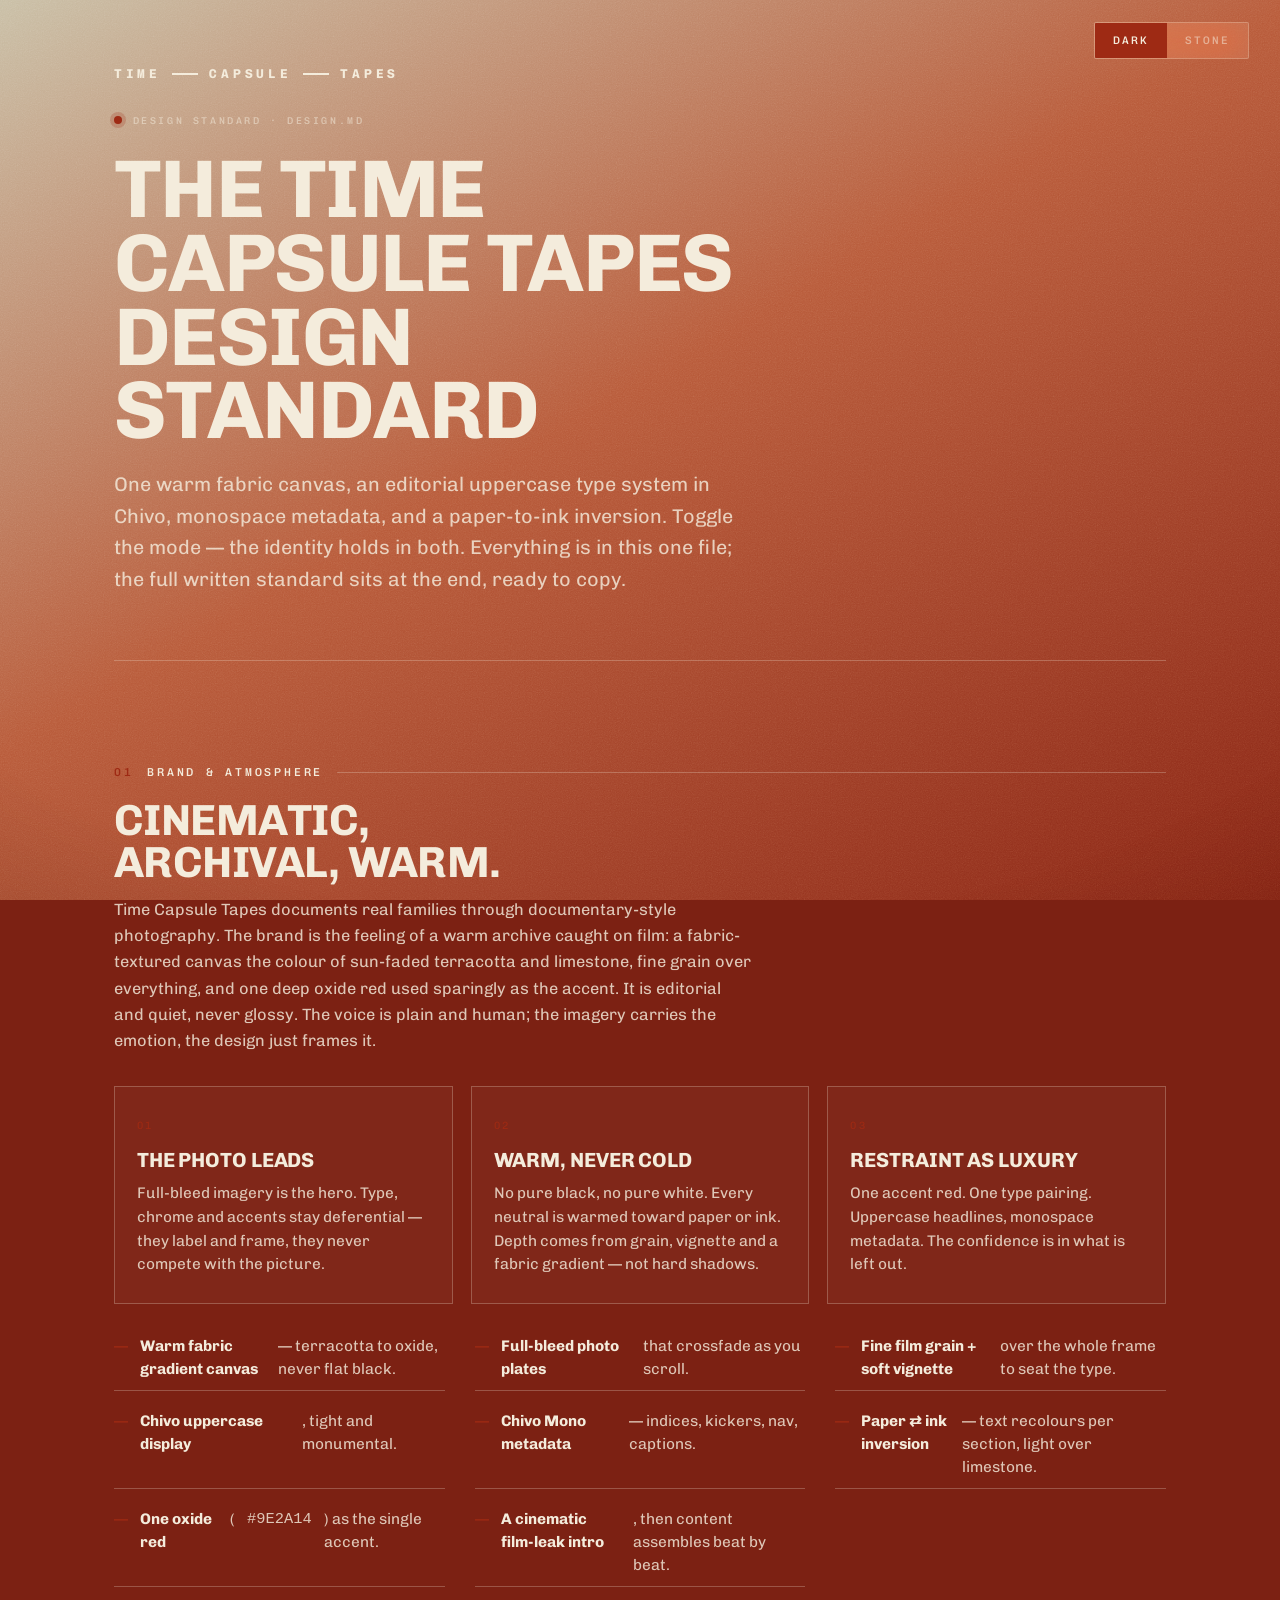
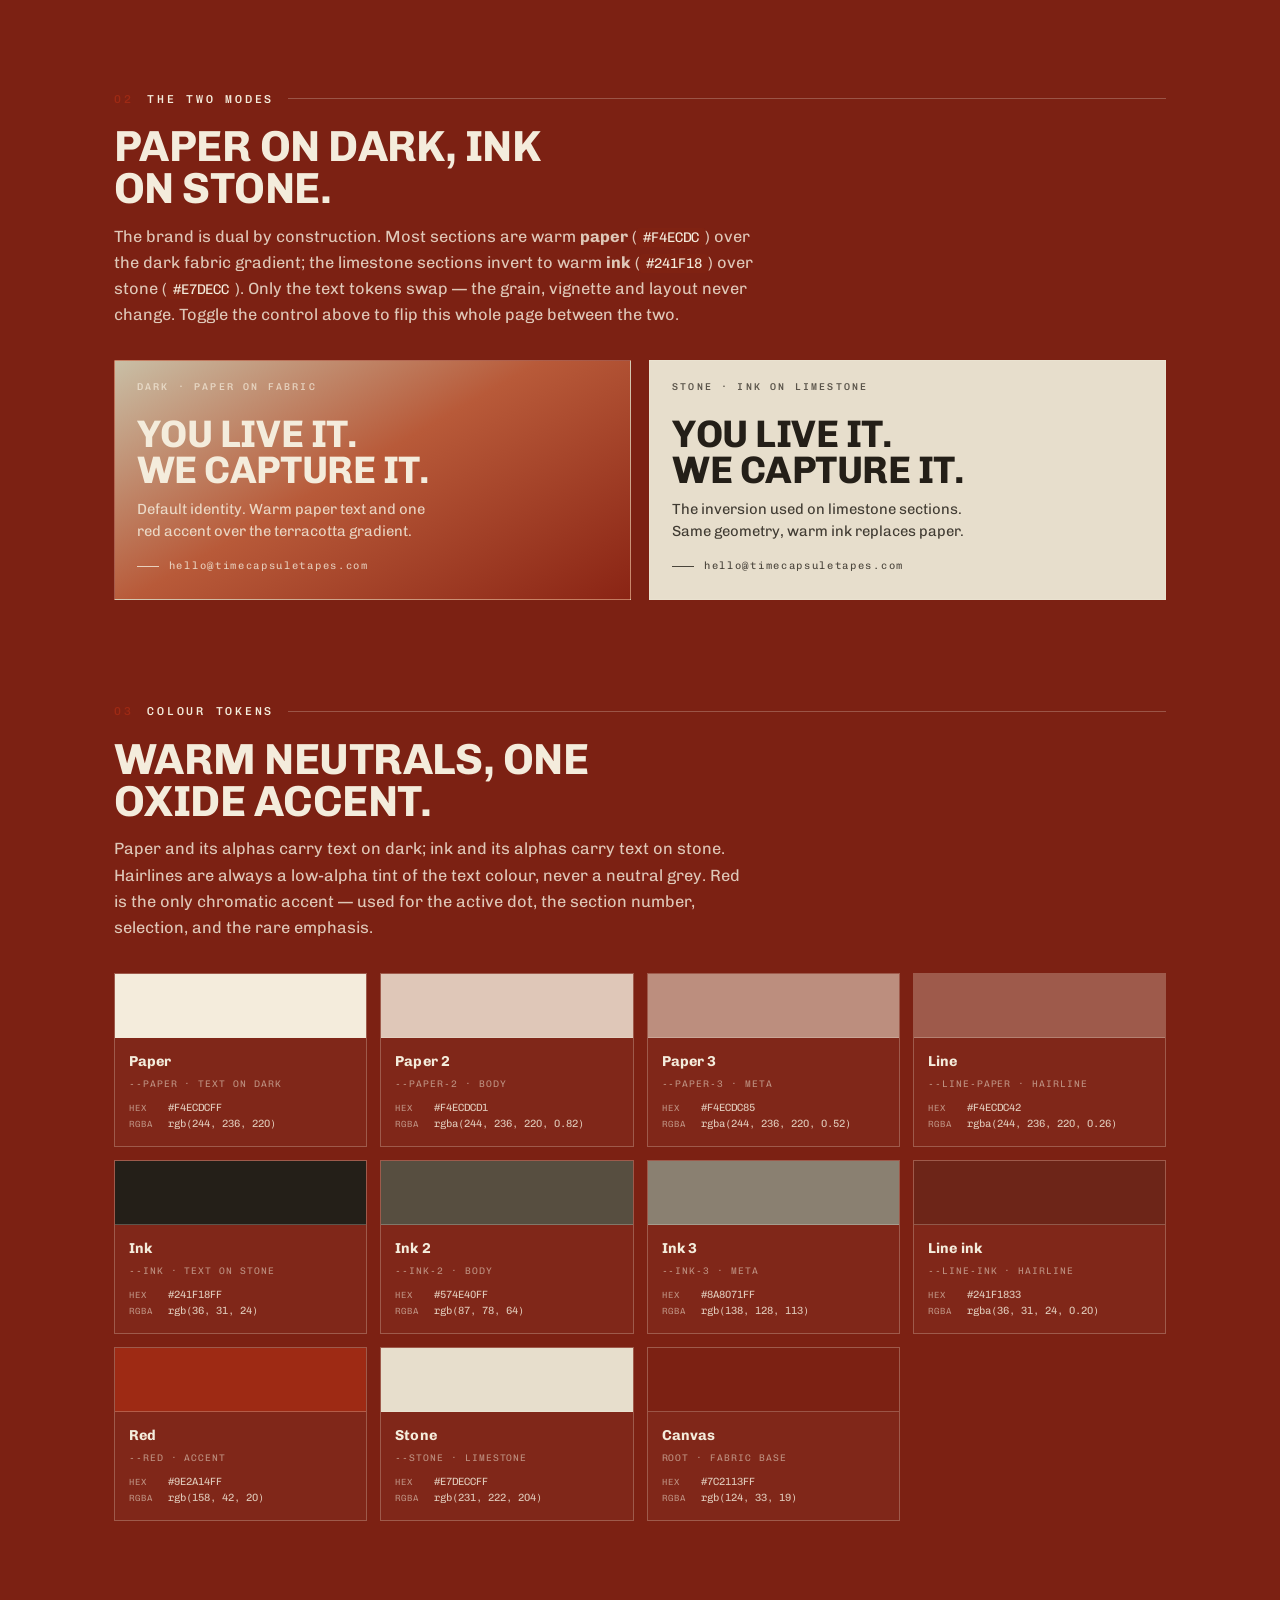
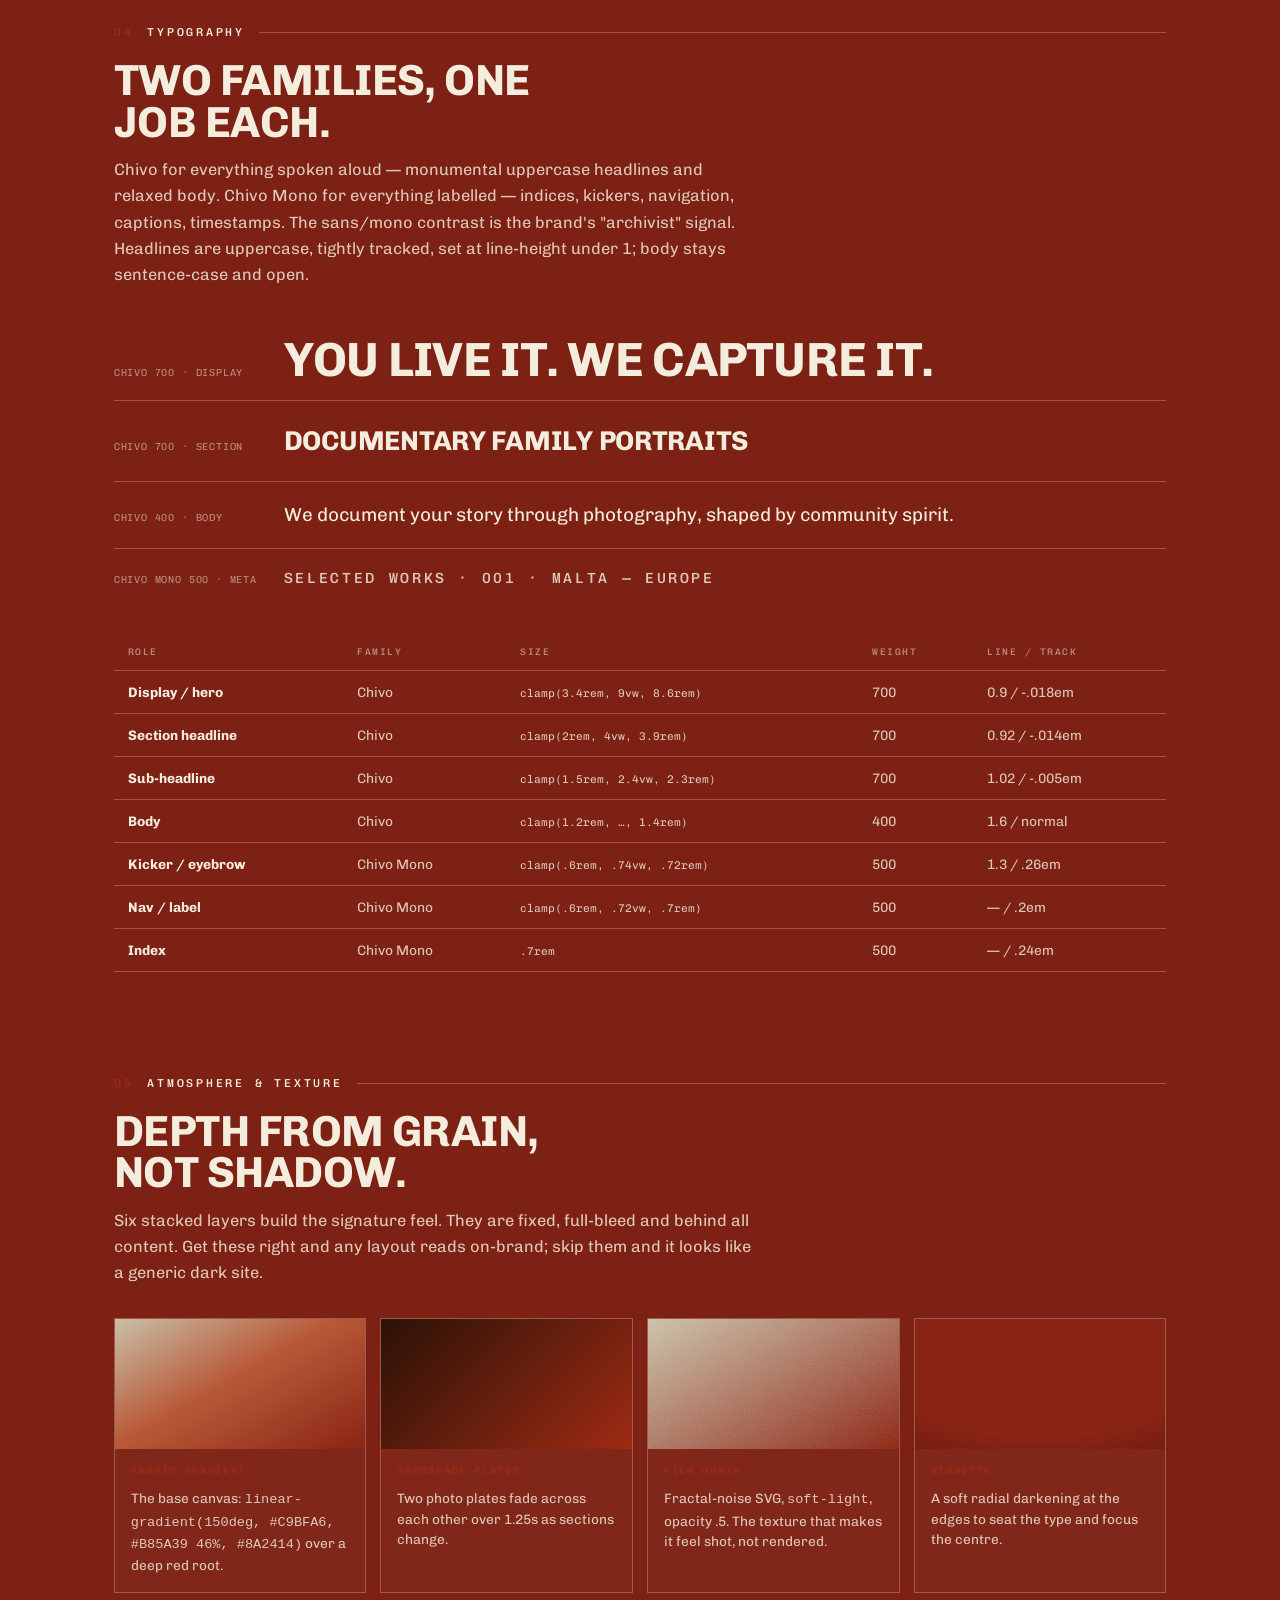
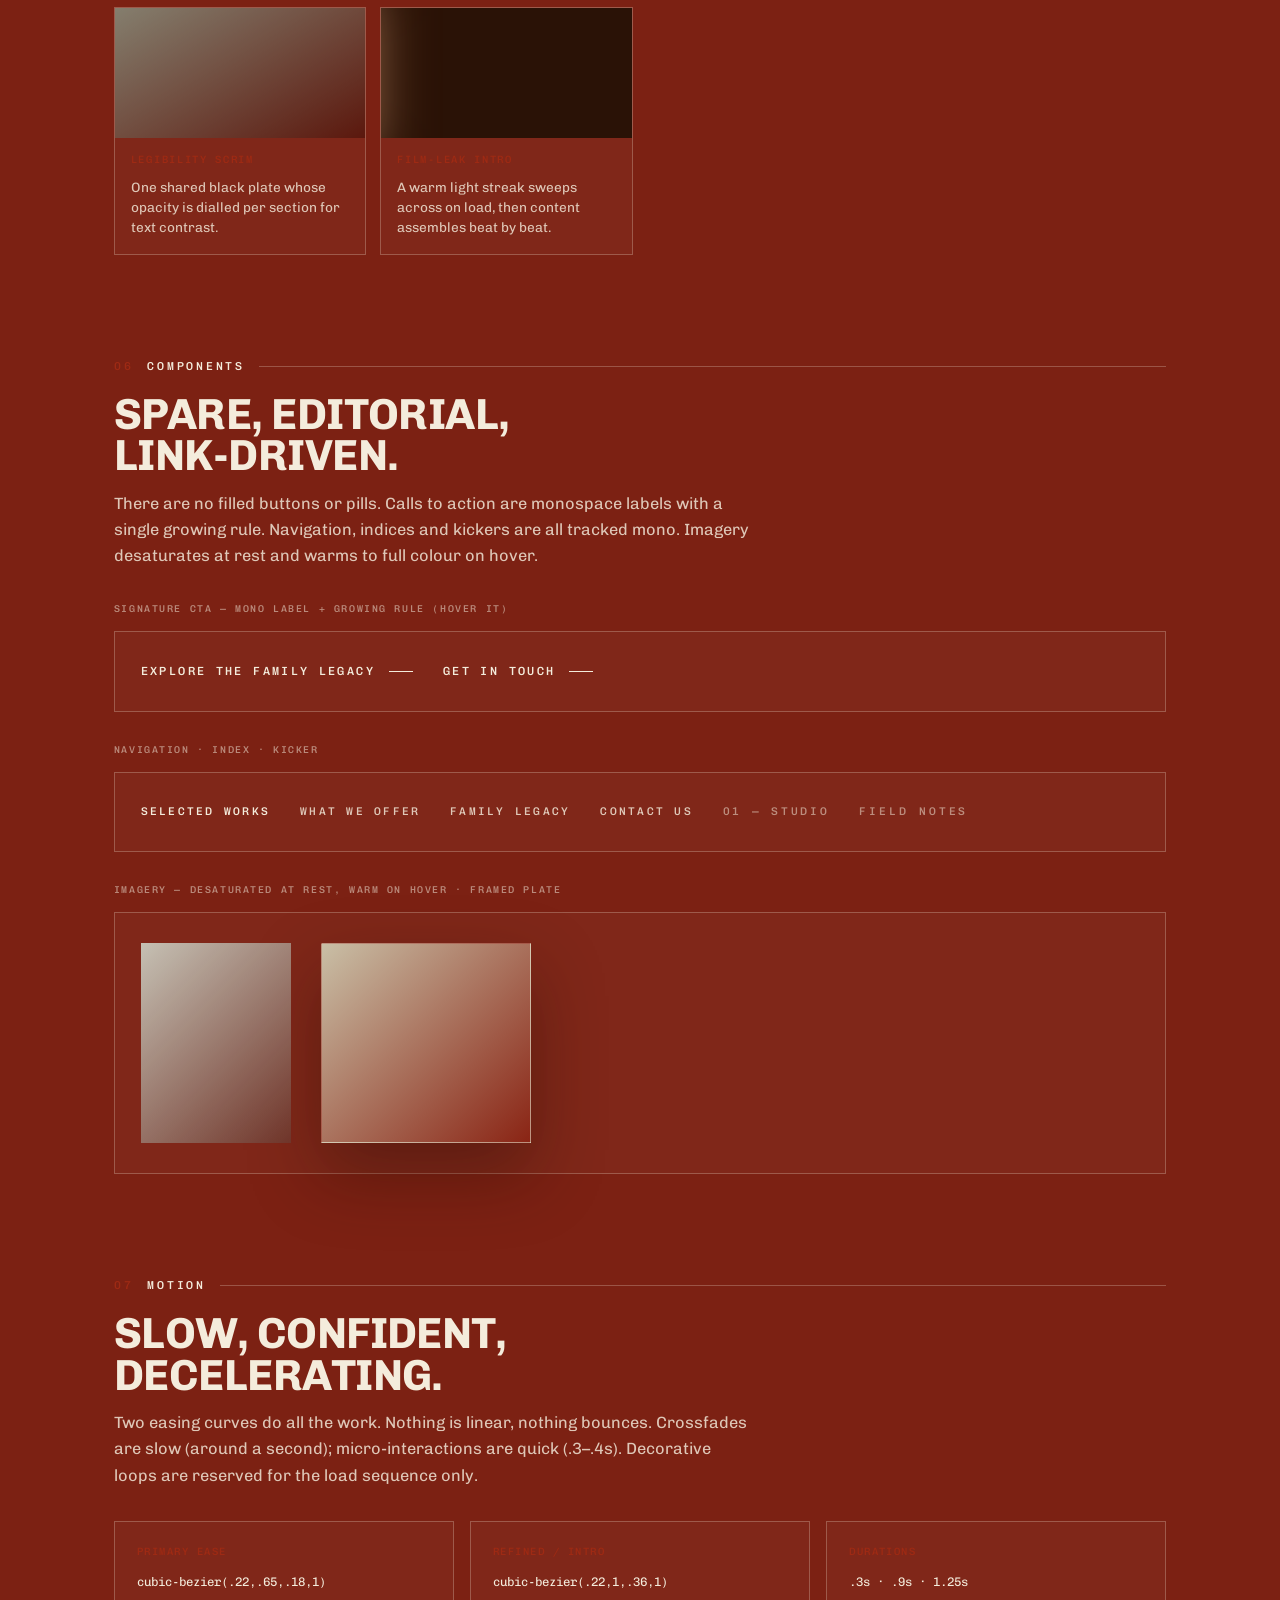
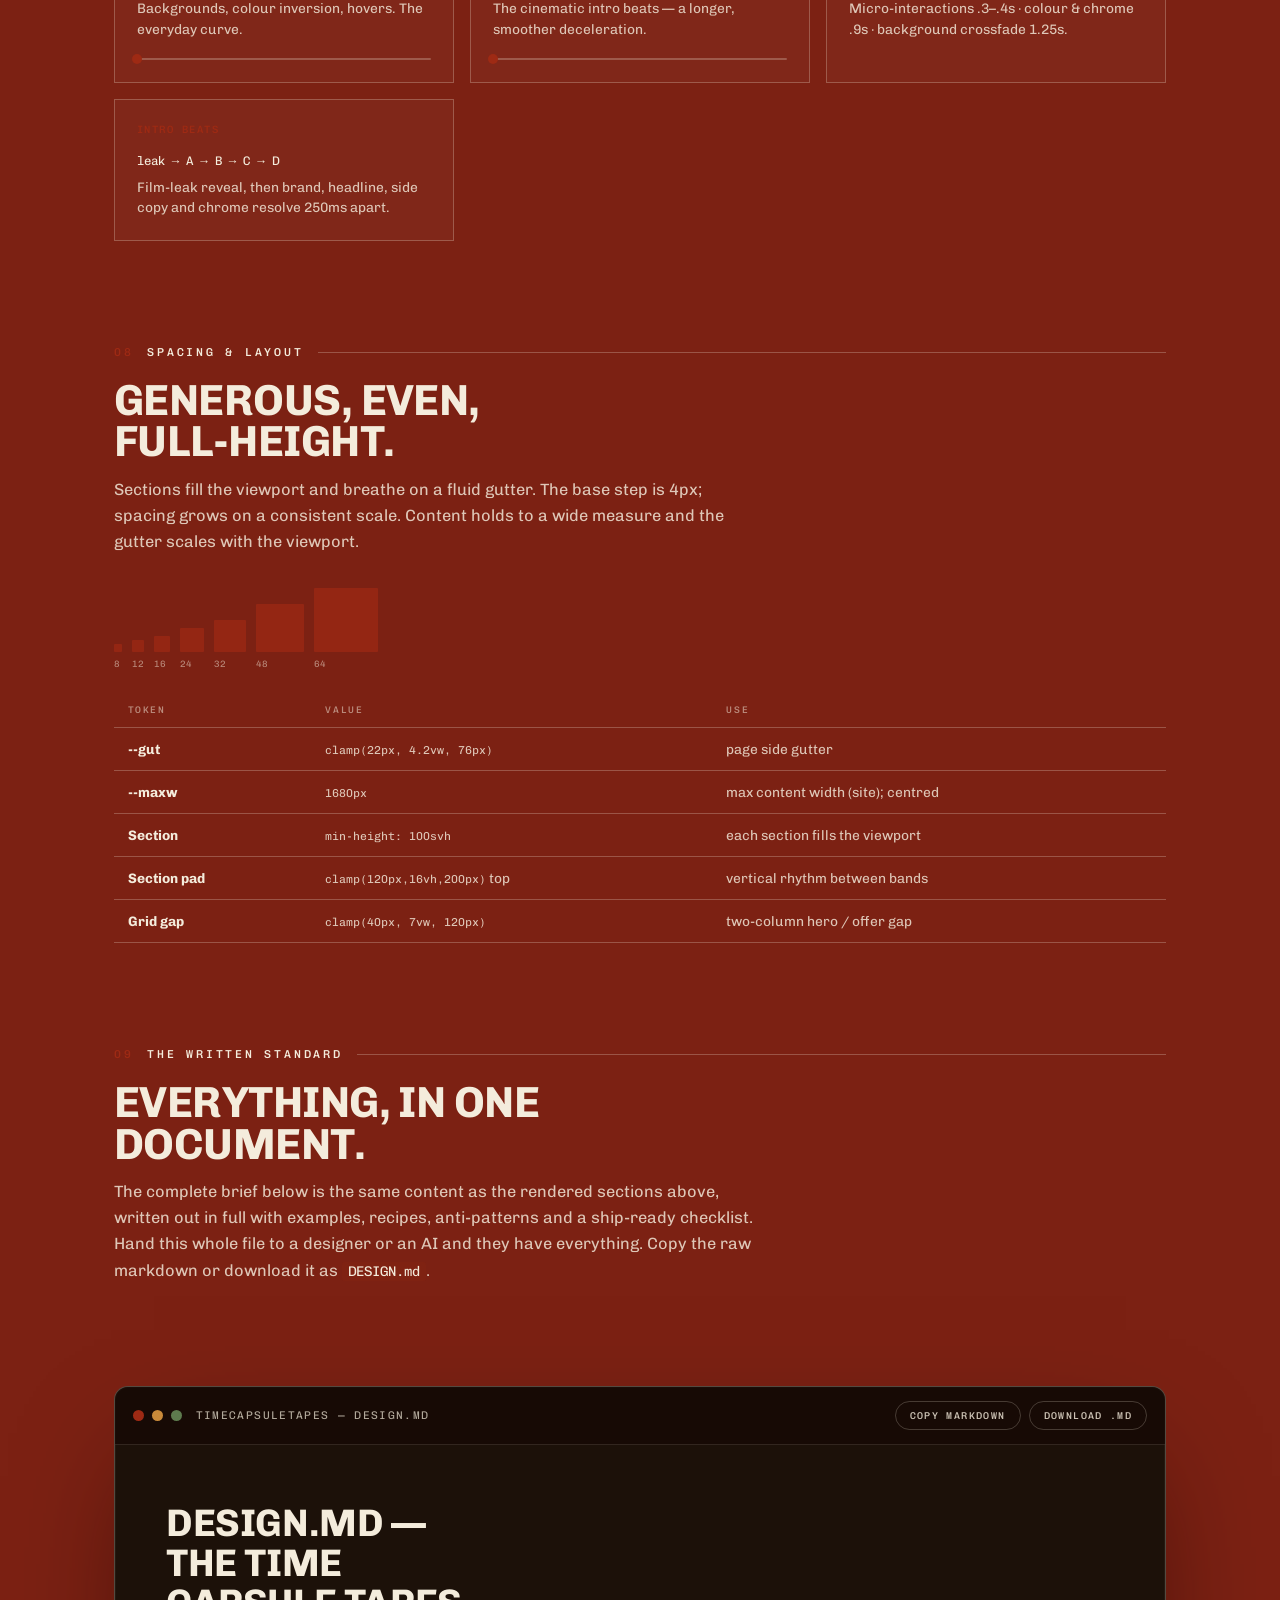
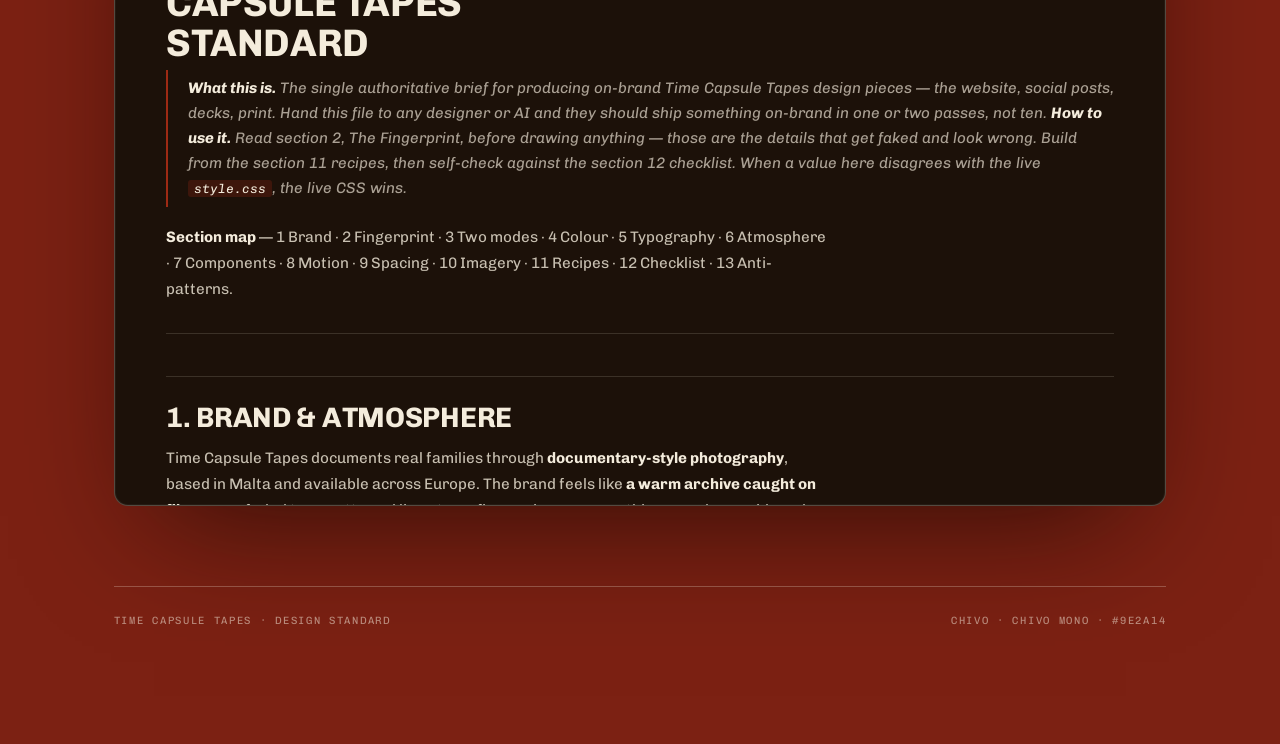
<file: docs/design-standard.html>
<!DOCTYPE html>
<html lang="en" data-mode="dark" class="no-js">
<head>
<meta charset="UTF-8" />
<meta name="viewport" content="width=device-width, initial-scale=1" />
<title>Time Capsule Tapes — Design Standard</title>
<meta name="description" content="The single authoritative design standard for Time Capsule Tapes — colour, type, atmosphere, components, motion. All in one file." />
<link rel="preconnect" href="https://fonts.googleapis.com" />
<link rel="preconnect" href="https://fonts.gstatic.com" crossorigin />
<link href="https://fonts.googleapis.com/css2?family=Chivo:ital,wght@0,400;0,500;0,700;1,400&family=Chivo+Mono:wght@400;500;700&display=swap" rel="stylesheet" />
<style>
/* ════════════════════════════════════════════════════════════════
   TIME CAPSULE TAPES — DESIGN STANDARD (all-in-one)
   Rendered in the brand's own idiom: Chivo + Chivo Mono, a warm
   fabric gradient canvas, fine grain, a soft vignette, and the
   paper ⇄ ink inversion that defines the two modes.
   ════════════════════════════════════════════════════════════════ */
:root{
  --sans:"Chivo","Helvetica Neue",Arial,sans-serif;
  --mono:"Chivo Mono",ui-monospace,monospace;

  --paper:#F4ECDC; --paper-2:rgba(244,236,220,.82); --paper-3:rgba(244,236,220,.52);
  --line-paper:rgba(244,236,220,.26);
  --ink:#241F18; --ink-2:#574E40; --ink-3:#8A8071; --line-ink:rgba(36,31,24,.20);
  --red:#9E2A14; --stone:#E7DECC;

  --maxw:1160px;
  --gut:clamp(22px,4.2vw,76px);
  --ease:cubic-bezier(.22,.65,.18,1);
  --quint:cubic-bezier(.22,1,.36,1);

  /* live text tokens — flipped by [data-mode] */
  --text:var(--paper); --text-2:var(--paper-2); --text-3:var(--paper-3); --line:var(--line-paper);
}
*{margin:0;padding:0;box-sizing:border-box}
html{-webkit-font-smoothing:antialiased;text-rendering:optimizeLegibility;background:#7C2113}
body{font-family:var(--sans);color:var(--text);overflow-x:hidden;line-height:1.6;
  transition:color .9s var(--ease)}
::selection{background:var(--paper);color:var(--red)}
[data-mode="light"] ::selection{background:var(--red);color:var(--paper)}
img{display:block;max-width:100%}
a{color:inherit;text-decoration:none}

/* ───── canvas: warm fabric gradient (dark) ⇄ limestone (light) ───── */
.bg-base{position:fixed;inset:0;z-index:-4;
  background:linear-gradient(150deg,#C9BFA6 0%,#B85A39 46%,#8A2414 100%);
  transition:opacity .9s var(--ease)}
.bg-stone{position:fixed;inset:0;z-index:-4;background:var(--stone);opacity:0;
  transition:opacity .9s var(--ease)}
[data-mode="light"] .bg-stone{opacity:1}
.grain{position:fixed;inset:0;z-index:-2;pointer-events:none;opacity:.5;mix-blend-mode:soft-light;
  background-image:url("data:image/svg+xml,%3Csvg xmlns='http://www.w3.org/2000/svg' width='180' height='180'%3E%3Cfilter id='n'%3E%3CfeTurbulence type='fractalNoise' baseFrequency='0.85' numOctaves='2' stitchTiles='stitch'/%3E%3CfeColorMatrix type='saturate' values='0'/%3E%3C/filter%3E%3Crect width='100%25' height='100%25' filter='url(%23n)'/%3E%3C/svg%3E")}
.vig{position:fixed;inset:0;z-index:-1;pointer-events:none;
  background:radial-gradient(130% 120% at 50% 36%,transparent 56%,rgba(40,10,4,.30));
  transition:background .9s var(--ease)}
[data-mode="light"] .vig{background:radial-gradient(130% 120% at 50% 40%,transparent 60%,rgba(60,46,22,.16))}

/* light-mode token swap (mirrors the site's body.on-light) */
[data-mode="light"]{--text:var(--ink);--text-2:var(--ink-2);--text-3:var(--ink-3);--line:var(--line-ink)}

/* ───── shell ───── */
.wrap{position:relative;z-index:1;max-width:var(--maxw);margin:0 auto;padding:clamp(34px,5vw,64px) var(--gut) 120px}

/* type primitives */
.kick{font-family:var(--mono);font-weight:500;font-size:clamp(.62rem,.74vw,.72rem);
  letter-spacing:.26em;text-transform:uppercase;color:var(--text-3)}
.mono{font-family:var(--mono);font-weight:500;text-transform:uppercase;letter-spacing:.2em}
.display{font-weight:700;text-transform:uppercase;line-height:.94;letter-spacing:-.01em;text-wrap:balance}
.body{font-weight:400;font-size:clamp(1.05rem,1rem + 0.3vw,1.25rem);line-height:1.62;color:var(--text-2);max-width:60ch}
.body+.body{margin-top:1em}

/* ───── masthead ───── */
.masthead{display:flex;align-items:flex-start;justify-content:space-between;gap:28px;flex-wrap:wrap;
  padding-bottom:clamp(40px,5vw,64px);border-bottom:1px solid var(--line);margin-bottom:clamp(44px,5vw,72px)}
.wordmark{display:flex;align-items:center;gap:11px;font-family:var(--mono);font-weight:700;
  font-size:clamp(11px,1vw,13px);letter-spacing:.3em;white-space:nowrap;margin-bottom:22px}
.wordmark .dash{height:1.5px;width:26px;background:currentColor;display:inline-block}
.eyebrow{display:inline-flex;align-items:center;gap:11px}
.eyebrow .dot{width:8px;height:8px;border-radius:50%;background:var(--red);
  box-shadow:0 0 0 4px color-mix(in srgb,var(--red) 22%,transparent)}
h1{font-family:var(--sans);font-weight:700;text-transform:uppercase;letter-spacing:-.018em;line-height:.9;
  font-size:clamp(2.7rem,6.4vw,5.6rem);margin:20px 0 0;max-width:13ch}
.lede{color:var(--text-2);font-size:clamp(1.05rem,1rem + 0.3vw,1.25rem);line-height:1.6;max-width:54ch;margin-top:22px}

/* mode toggle — sticky, always visible */
.toggle{display:inline-flex;border:1px solid var(--line);border-radius:2px;overflow:hidden;flex:0 0 auto;
  background:color-mix(in srgb,var(--text) 12%,transparent);
  -webkit-backdrop-filter:blur(18px) saturate(1.4);backdrop-filter:blur(18px) saturate(1.4);
  position:fixed;top:clamp(16px,2.4vh,28px);right:clamp(16px,2.4vw,36px);z-index:200}
.toggle button{font-family:var(--mono);font-weight:500;font-size:11px;letter-spacing:.18em;text-transform:uppercase;
  cursor:pointer;background:transparent;border:none;color:var(--text-3);padding:11px 18px;transition:all .3s var(--ease)}
.toggle button.on{background:var(--red);color:var(--paper)}
[data-mode="light"] .toggle button.on{background:var(--ink);color:var(--stone)}

/* ───── section scaffold ───── */
section{margin-top:clamp(64px,8vw,104px)}
.sec-tag{font-family:var(--mono);font-weight:500;font-size:.72rem;letter-spacing:.24em;text-transform:uppercase;
  color:var(--text);display:flex;align-items:center;gap:14px;margin-bottom:18px}
.sec-tag::before{content:attr(data-n);color:var(--red)}
[data-mode="light"] .sec-tag::before{color:var(--red)}
.sec-tag::after{content:"";flex:1;height:1px;background:var(--line)}
.sec-title{font-family:var(--sans);font-weight:700;text-transform:uppercase;letter-spacing:-.012em;line-height:.96;
  font-size:clamp(1.9rem,3.4vw,3rem);margin-bottom:14px;max-width:18ch}
.sec-note{color:var(--text-2);font-size:1.02rem;line-height:1.6;max-width:64ch;margin-bottom:32px}
.sec-note code,.body code,.card-d code{font-family:var(--mono);font-size:.86em;
  background:color-mix(in srgb,var(--red) 12%,transparent);color:var(--text);padding:1px 6px;border-radius:3px}

/* ───── brand principles ───── */
.principles{display:grid;grid-template-columns:repeat(auto-fit,minmax(248px,1fr));gap:18px;margin-top:8px}
.principle{border:1px solid var(--line);padding:24px 22px 26px;background:color-mix(in srgb,var(--text) 3%,transparent)}
.principle .n{font-family:var(--mono);font-size:.66rem;letter-spacing:.2em;color:var(--red);text-transform:uppercase}
.principle h4{font-family:var(--sans);font-weight:700;text-transform:uppercase;letter-spacing:-.005em;
  font-size:1.28rem;line-height:1.05;margin:14px 0 10px}
.principle p{font-size:.96rem;line-height:1.55;color:var(--text-2)}
.signature{margin-top:22px;display:grid;grid-template-columns:repeat(auto-fill,minmax(280px,1fr));gap:10px 30px}
.signature li{list-style:none;display:flex;gap:12px;font-size:.96rem;line-height:1.5;color:var(--text-2);
  padding:9px 0;border-bottom:1px solid var(--line)}
.signature li b{color:var(--text);font-weight:700}
.signature li::before{content:"—";color:var(--red);flex:0 0 auto}

/* ───── two modes ───── */
.modes{display:grid;grid-template-columns:1fr 1fr;gap:18px}
@media(max-width:720px){.modes{grid-template-columns:1fr}}
.mode-card{border:1px solid var(--line);overflow:hidden;position:relative;min-height:240px;
  display:flex;flex-direction:column;justify-content:flex-end;padding:24px 22px}
.mode-card.dark{background:linear-gradient(150deg,#C9BFA6 0%,#B85A39 46%,#8A2414 100%);color:#F4ECDC}
.mode-card.light{background:#E7DECC;color:#241F18}
.mode-card .mc-tag{font-family:var(--mono);font-weight:500;font-size:.62rem;letter-spacing:.22em;
  text-transform:uppercase;opacity:.72;position:absolute;top:18px;left:22px}
.mode-card h3{font-family:var(--sans);font-weight:700;text-transform:uppercase;line-height:.92;letter-spacing:-.012em;
  font-size:clamp(1.8rem,3vw,2.5rem)}
.mode-card p{font-size:.92rem;line-height:1.5;margin-top:10px;max-width:34ch;opacity:.85}
.mode-card .mc-mail{font-family:var(--mono);font-size:.66rem;letter-spacing:.16em;margin-top:16px;
  display:inline-flex;align-items:center;gap:10px;opacity:.8}
.mode-card .mc-mail i{width:22px;height:1px;background:currentColor;display:inline-block}

/* ───── swatch grid ───── */
.swatches{display:grid;grid-template-columns:repeat(auto-fill,minmax(214px,1fr));gap:13px}
.sw{border:1px solid var(--line);overflow:hidden;background:color-mix(in srgb,var(--text) 3%,transparent)}
.sw .chip{height:64px;border-bottom:1px solid var(--line)}
.sw .meta{padding:12px 14px 14px}
.sw .meta b{display:block;color:var(--text);font-weight:700;font-size:.9rem;letter-spacing:.01em;margin-bottom:3px}
.sw .meta .role{font-family:var(--mono);font-size:.6rem;letter-spacing:.1em;text-transform:uppercase;color:var(--text-3);margin-bottom:9px}
.sw .vrow{display:flex;align-items:baseline;gap:9px;line-height:1.5}
.sw .vrow .lbl{font-family:var(--mono);font-size:.56rem;letter-spacing:.12em;text-transform:uppercase;color:var(--text-3);width:30px;flex:0 0 auto}
.sw .vrow .v{font-family:var(--mono);font-size:.66rem;color:var(--text-2);white-space:nowrap}

/* ───── type specimen ───── */
.specimen{display:flex;flex-direction:column;gap:0}
.spec-row{display:flex;align-items:baseline;gap:20px;flex-wrap:wrap;padding:18px 0;border-bottom:1px solid var(--line)}
.spec-label{font-family:var(--mono);font-size:.64rem;color:var(--text-3);width:150px;flex:0 0 auto;letter-spacing:.08em;text-transform:uppercase;line-height:1.5}
.spec-d{font-family:var(--sans);font-weight:700;text-transform:uppercase;font-size:clamp(2rem,4vw,3rem);line-height:.92;letter-spacing:-.015em}
.spec-h{font-family:var(--sans);font-weight:700;text-transform:uppercase;font-size:1.7rem;letter-spacing:-.01em}
.spec-b{font-family:var(--sans);font-weight:400;font-size:1.18rem}
.spec-m{font-family:var(--mono);font-weight:500;font-size:.92rem;letter-spacing:.18em;text-transform:uppercase;color:var(--text-2)}
.scale-tbl{width:100%;border-collapse:collapse;margin-top:26px;font-size:.86rem}
.scale-tbl th,.scale-tbl td{text-align:left;padding:10px 14px;border-bottom:1px solid var(--line);vertical-align:top}
.scale-tbl th{font-family:var(--mono);font-weight:500;font-size:.6rem;letter-spacing:.16em;text-transform:uppercase;color:var(--text-3)}
.scale-tbl td{color:var(--text-2)}
.scale-tbl td:first-child{color:var(--text);font-weight:700}
.scale-tbl code{font-family:var(--mono);font-size:.82em;color:var(--text-2)}

/* ───── atmosphere tiles ───── */
.atmo{display:grid;grid-template-columns:repeat(auto-fit,minmax(232px,1fr));gap:14px}
.atile{border:1px solid var(--line);overflow:hidden;background:color-mix(in srgb,var(--text) 3%,transparent)}
.atile .demo{height:130px;position:relative;overflow:hidden}
.atile .cap{padding:14px 16px 16px}
.atile .cap h4{font-family:var(--mono);font-weight:500;font-size:.66rem;letter-spacing:.16em;text-transform:uppercase;color:var(--red);margin-bottom:8px}
.atile .cap p{font-size:.85rem;line-height:1.5;color:var(--text-2)}
.d-grad{background:linear-gradient(150deg,#C9BFA6 0%,#B85A39 46%,#8A2414 100%)}
.d-grain{background:linear-gradient(150deg,#C9BFA6,#8A2414);position:relative}
.d-grain::after{content:"";position:absolute;inset:0;opacity:.6;mix-blend-mode:soft-light;
  background-image:url("data:image/svg+xml,%3Csvg xmlns='http://www.w3.org/2000/svg' width='160' height='160'%3E%3Cfilter id='g'%3E%3CfeTurbulence type='fractalNoise' baseFrequency='0.85' numOctaves='2'/%3E%3CfeColorMatrix type='saturate' values='0'/%3E%3C/filter%3E%3Crect width='100%25' height='100%25' filter='url(%23g)'/%3E%3C/svg%3E")}
.d-vig{background:#8A2414;position:relative}
.d-vig::after{content:"";position:absolute;inset:0;background:radial-gradient(120% 110% at 50% 36%,transparent 50%,rgba(40,10,4,.55))}
.d-scrim{background:linear-gradient(150deg,#C9BFA6,#8A2414);position:relative}
.d-scrim::after{content:"";position:absolute;inset:0;background:#000;opacity:.34}
.d-cross{background:#8A2414;position:relative;display:grid;place-items:center}
.d-cross span{position:absolute;inset:0;background-size:cover;background-position:center}
.d-cross .a{background:linear-gradient(135deg,#7C2113,#B85A39);animation:xfade 3.2s var(--ease) infinite}
.d-cross .b{background:linear-gradient(135deg,#2A1206,#9E2A14);animation:xfade 3.2s var(--ease) infinite reverse}
@keyframes xfade{0%,100%{opacity:1}50%{opacity:0}}
.d-leak{background:#2A1206;position:relative;overflow:hidden}
.d-leak::after{content:"";position:absolute;top:-12%;bottom:-12%;left:-40%;width:46%;filter:blur(26px);
  background:linear-gradient(90deg,transparent,rgba(255,182,128,.5) 40%,rgba(255,234,198,.85) 50%,rgba(255,182,128,.5) 60%,transparent);
  animation:leak 3.4s var(--ease) infinite}
@keyframes leak{0%{transform:translateX(-10%) rotate(8deg);opacity:0}25%{opacity:.7}70%{opacity:.3}100%{transform:translateX(360%) rotate(6deg);opacity:0}}
@media(prefers-reduced-motion:reduce){.d-cross .a,.d-cross .b,.d-leak::after{animation:none}.d-cross .b{opacity:0}}

/* ───── components ───── */
.comp-block{margin-bottom:30px}
.comp-cap{font-family:var(--mono);font-weight:500;font-size:.62rem;letter-spacing:.16em;text-transform:uppercase;color:var(--text-3);display:block;margin-bottom:14px}
.comp-stage{border:1px solid var(--line);padding:30px 26px;background:color-mix(in srgb,var(--text) 3%,transparent);
  display:flex;flex-wrap:wrap;gap:30px;align-items:center}
/* the signature animated-dash CTA */
.cta{display:inline-flex;align-items:center;gap:14px;font-family:var(--mono);font-weight:500;font-size:.74rem;
  letter-spacing:.2em;text-transform:uppercase;color:var(--text);cursor:pointer;transition:gap .4s var(--ease)}
.cta i{display:block;width:24px;height:1px;background:currentColor;transition:width .4s var(--ease)}
.cta:hover{gap:18px}.cta:hover i{width:34px}
.navset{display:flex;gap:30px;flex-wrap:wrap}
.navset a{font-family:var(--mono);font-weight:500;font-size:.7rem;letter-spacing:.2em;text-transform:uppercase;color:var(--text-2);transition:color .3s}
.navset a:hover,.navset a.on{color:var(--text)}
.idxchip{font-family:var(--mono);font-weight:500;font-size:.7rem;letter-spacing:.24em;text-transform:uppercase;color:var(--text-3)}
.kickchip{font-family:var(--mono);font-weight:500;font-size:.7rem;letter-spacing:.26em;text-transform:uppercase;color:var(--text-3)}
.thumbdemo{width:150px;aspect-ratio:3/4;overflow:hidden;background:linear-gradient(150deg,#B85A39,#2A1206);position:relative;cursor:pointer}
.thumbdemo::before{content:"";position:absolute;inset:0;background:linear-gradient(135deg,#C9BFA6,#9E2A14);
  filter:grayscale(.5) contrast(1.02);transition:transform .9s var(--ease),filter .6s var(--ease)}
.thumbdemo:hover::before{transform:scale(1.05);filter:grayscale(0) contrast(1.05)}
.framedemo{width:210px;aspect-ratio:3/2;border:1px solid var(--line);background:linear-gradient(135deg,#C9BFA6,#8A2414);
  box-shadow:0 30px 70px rgba(40,12,4,.4)}

/* ───── motion ───── */
.motion-grid{display:grid;grid-template-columns:repeat(auto-fit,minmax(252px,1fr));gap:16px}
.motion-card{border:1px solid var(--line);padding:22px;background:color-mix(in srgb,var(--text) 3%,transparent)}
.motion-card h4{font-family:var(--mono);font-weight:500;font-size:.66rem;letter-spacing:.14em;text-transform:uppercase;color:var(--red);margin-bottom:12px}
.motion-card .curve{font-family:var(--mono);font-size:.78rem;color:var(--text);margin-bottom:6px;word-break:break-all}
.motion-card p{font-size:.86rem;line-height:1.5;color:var(--text-2)}
.track{height:2px;background:var(--line);margin:18px 0 0;position:relative;border-radius:2px}
.track .dot{position:absolute;top:50%;left:0;width:10px;height:10px;border-radius:50%;background:var(--red);transform:translate(-50%,-50%)}
.track .dot.run{animation:slide 2.6s infinite}
.track.ease .dot.run{animation-timing-function:cubic-bezier(.22,.65,.18,1)}
.track.quint .dot.run{animation-timing-function:cubic-bezier(.22,1,.36,1)}
@keyframes slide{0%{left:0}45%{left:100%}55%{left:100%}100%{left:0}}
@media(prefers-reduced-motion:reduce){.track .dot.run{animation:none}}

/* ───── spacing ───── */
.scale-chips{display:flex;gap:10px;flex-wrap:wrap;align-items:flex-end;margin-top:6px}
.scale-chips .s{background:color-mix(in srgb,var(--red) 70%,transparent);width:var(--w);height:var(--w);min-width:8px;
  position:relative;border-radius:1px}
.scale-chips .s span{position:absolute;bottom:-20px;left:0;font-family:var(--mono);font-size:.58rem;color:var(--text-3)}
.layout-tbl{width:100%;border-collapse:collapse;margin-top:40px;font-size:.86rem}
.layout-tbl th,.layout-tbl td{text-align:left;padding:10px 14px;border-bottom:1px solid var(--line)}
.layout-tbl th{font-family:var(--mono);font-weight:500;font-size:.6rem;letter-spacing:.16em;text-transform:uppercase;color:var(--text-3)}
.layout-tbl td{color:var(--text-2)}.layout-tbl td:first-child{color:var(--text);font-weight:700}
.layout-tbl code{font-family:var(--mono);font-size:.84em;color:var(--text-2)}

/* ════════ THE DOCUMENT WINDOW (embedded DESIGN.md) ════════ */
.docwin{margin-top:clamp(70px,8vw,110px);border:1px solid var(--line);border-radius:14px;overflow:hidden;
  background:#1C1109;box-shadow:0 50px 120px -40px rgba(20,6,2,.7),0 0 0 1px rgba(244,236,220,.04) inset;
  --text:var(--paper);--text-2:var(--paper-2);--text-3:var(--paper-3);--line:var(--line-paper)}
.docwin .bar{display:flex;align-items:center;gap:14px;padding:14px 18px;background:rgba(20,6,2,.6);
  border-bottom:1px solid rgba(244,236,220,.12)}
.docwin .lights{display:flex;gap:8px}
.docwin .lights i{width:11px;height:11px;border-radius:50%;display:block}
.docwin .lights i:nth-child(1){background:#9E2A14}.docwin .lights i:nth-child(2){background:#C98A3A}.docwin .lights i:nth-child(3){background:#5E7B4E}
.docwin .fname{font-family:var(--mono);font-size:.7rem;letter-spacing:.12em;color:rgba(244,236,220,.7);text-transform:uppercase}
.docwin .actions{margin-left:auto;display:flex;gap:8px}
.docbtn{font-family:var(--mono);font-weight:500;font-size:.62rem;letter-spacing:.14em;text-transform:uppercase;
  cursor:pointer;background:transparent;border:1px solid rgba(244,236,220,.22);color:rgba(244,236,220,.82);
  padding:8px 14px;border-radius:999px;transition:all .25s var(--ease)}
.docbtn:hover{background:var(--red);border-color:var(--red);color:#F4ECDC}
.docbtn.copied{background:#5E7B4E;border-color:#5E7B4E;color:#F4ECDC}
.docbody{max-height:660px;overflow-y:auto;padding:clamp(26px,4vw,52px) clamp(22px,4vw,56px);color:var(--paper-2);
  scrollbar-width:thin;scrollbar-color:rgba(244,236,220,.24) transparent}
.docbody::-webkit-scrollbar{width:10px}
.docbody::-webkit-scrollbar-thumb{background:rgba(244,236,220,.2);border-radius:8px;border:3px solid #1C1109}
/* markdown render */
.md-h{font-family:var(--sans);color:var(--paper);text-transform:uppercase;letter-spacing:-.01em;line-height:1.04}
.md-h1{font-weight:700;font-size:clamp(1.7rem,3vw,2.5rem);margin:8px 0 6px}
.md-h2{font-weight:700;font-size:clamp(1.3rem,2.2vw,1.8rem);margin:42px 0 14px;padding-top:26px;border-top:1px solid rgba(244,236,220,.14)}
.md-h3{font-weight:700;font-size:1.12rem;margin:26px 0 10px;letter-spacing:.01em}
.md-h4{font-family:var(--mono);font-weight:500;font-size:.72rem;letter-spacing:.16em;color:#D08A5C;margin:20px 0 8px}
.md-p{font-size:.95rem;line-height:1.7;margin:0 0 14px;color:rgba(244,236,220,.8);max-width:74ch}
.md-ul{margin:0 0 16px;padding-left:0;list-style:none}
.md-ul li{position:relative;padding-left:22px;margin-bottom:8px;font-size:.92rem;line-height:1.6;color:rgba(244,236,220,.8)}
.md-ul li::before{content:"—";position:absolute;left:0;color:#9E2A14}
.md-bq{border-left:2px solid #9E2A14;padding:6px 0 6px 20px;margin:0 0 18px;color:rgba(244,236,220,.66);font-style:italic;font-size:.95rem;line-height:1.65}
.md-hr{border:none;border-top:1px solid rgba(244,236,220,.14);margin:30px 0}
.md-p strong,.md-ul strong,.md-bq strong,.md-table strong{color:var(--paper);font-weight:700}
.md-p code,.md-ul code,.md-bq code,.md-table code,.md-h code{font-family:var(--mono);font-size:.84em;
  background:rgba(158,42,20,.26);color:#F4ECDC;padding:1px 6px;border-radius:3px;white-space:nowrap}
.md-pre{background:#120A05;border:1px solid rgba(244,236,220,.12);border-radius:9px;padding:18px 20px;margin:0 0 18px;
  overflow-x:auto;font-family:var(--mono);font-size:.8rem;line-height:1.7;color:rgba(244,236,220,.78)}
.md-pre code{font-family:var(--mono);background:none;padding:0;color:inherit;white-space:pre}
.md-table{width:100%;border-collapse:collapse;margin:0 0 20px;font-size:.84rem;display:block;overflow-x:auto}
.md-table th,.md-table td{text-align:left;padding:9px 14px;border-bottom:1px solid rgba(244,236,220,.12);vertical-align:top;white-space:nowrap}
.md-table th{font-family:var(--mono);font-weight:500;font-size:.62rem;letter-spacing:.12em;text-transform:uppercase;color:rgba(244,236,220,.6)}
.md-table td{color:rgba(244,236,220,.8)}.md-table td:first-child{color:var(--paper)}

footer{margin-top:80px;padding-top:26px;border-top:1px solid var(--line);
  font-family:var(--mono);font-size:.66rem;letter-spacing:.16em;text-transform:uppercase;color:var(--text-3);
  display:flex;justify-content:space-between;gap:20px;flex-wrap:wrap}

@media(max-width:560px){.masthead{flex-direction:column}.spec-label{width:100%}}
</style>
</head>
<body>
<div class="bg-base"></div>
<div class="bg-stone"></div>
<div class="grain"></div>
<div class="vig"></div>

<div class="toggle" id="toggle">
  <button data-mode-set="dark" class="on">Dark</button>
  <button data-mode-set="light">Stone</button>
</div>

<div class="wrap">

  <!-- MASTHEAD -->
  <div class="masthead">
    <div>
      <div class="wordmark">TIME <span class="dash"></span> CAPSULE <span class="dash"></span> TAPES</div>
      <div class="kick eyebrow"><span class="dot"></span> Design Standard · DESIGN.MD</div>
      <h1>The Time Capsule Tapes design standard</h1>
      <p class="lede">One warm fabric canvas, an editorial uppercase type system in Chivo, monospace metadata, and a paper-to-ink inversion. Toggle the mode — the identity holds in both. Everything is in this one file; the full written standard sits at the end, ready to copy.</p>
    </div>
  </div>

  <!-- 01 BRAND -->
  <section>
    <div class="sec-tag" data-n="01">Brand &amp; atmosphere</div>
    <div class="sec-title">Cinematic, archival, warm.</div>
    <p class="sec-note">Time Capsule Tapes documents real families through documentary-style photography. The brand is the feeling of a warm archive caught on film: a fabric-textured canvas the colour of sun-faded terracotta and limestone, fine grain over everything, and one deep oxide red used sparingly as the accent. It is editorial and quiet, never glossy. The voice is plain and human; the imagery carries the emotion, the design just frames it.</p>
    <div class="principles">
      <div class="principle"><span class="n">01</span><h4>The photo leads</h4><p>Full-bleed imagery is the hero. Type, chrome and accents stay deferential — they label and frame, they never compete with the picture.</p></div>
      <div class="principle"><span class="n">02</span><h4>Warm, never cold</h4><p>No pure black, no pure white. Every neutral is warmed toward paper or ink. Depth comes from grain, vignette and a fabric gradient — not hard shadows.</p></div>
      <div class="principle"><span class="n">03</span><h4>Restraint as luxury</h4><p>One accent red. One type pairing. Uppercase headlines, monospace metadata. The confidence is in what is left out.</p></div>
    </div>
    <ul class="signature">
      <li><b>Warm fabric gradient canvas</b> — terracotta to oxide, never flat black.</li>
      <li><b>Full-bleed photo plates</b> that crossfade as you scroll.</li>
      <li><b>Fine film grain + soft vignette</b> over the whole frame to seat the type.</li>
      <li><b>Chivo uppercase display</b>, tight and monumental.</li>
      <li><b>Chivo Mono metadata</b> — indices, kickers, nav, captions.</li>
      <li><b>Paper ⇄ ink inversion</b> — text recolours per section, light over limestone.</li>
      <li><b>One oxide red</b> (<code>#9E2A14</code>) as the single accent.</li>
      <li><b>A cinematic film-leak intro</b>, then content assembles beat by beat.</li>
    </ul>
  </section>

  <!-- 02 TWO MODES -->
  <section>
    <div class="sec-tag" data-n="02">The two modes</div>
    <div class="sec-title">Paper on dark, ink on stone.</div>
    <p class="sec-note">The brand is dual by construction. Most sections are warm <b>paper</b> (<code>#F4ECDC</code>) over the dark fabric gradient; the limestone sections invert to warm <b>ink</b> (<code>#241F18</code>) over stone (<code>#E7DECC</code>). Only the text tokens swap — the grain, vignette and layout never change. Toggle the control above to flip this whole page between the two.</p>
    <div class="modes">
      <div class="mode-card dark">
        <span class="mc-tag">Dark · paper on fabric</span>
        <h3>You live it.<br/>We capture it.</h3>
        <p>Default identity. Warm paper text and one red accent over the terracotta gradient.</p>
        <span class="mc-mail"><i></i> hello@timecapsuletapes.com</span>
      </div>
      <div class="mode-card light">
        <span class="mc-tag">Stone · ink on limestone</span>
        <h3>You live it.<br/>We capture it.</h3>
        <p>The inversion used on limestone sections. Same geometry, warm ink replaces paper.</p>
        <span class="mc-mail"><i></i> hello@timecapsuletapes.com</span>
      </div>
    </div>
  </section>

  <!-- 03 COLOUR -->
  <section>
    <div class="sec-tag" data-n="03">Colour tokens</div>
    <div class="sec-title">Warm neutrals, one oxide accent.</div>
    <p class="sec-note">Paper and its alphas carry text on dark; ink and its alphas carry text on stone. Hairlines are always a low-alpha tint of the text colour, never a neutral grey. Red is the only chromatic accent — used for the active dot, the section number, selection, and the rare emphasis.</p>
    <div class="swatches" id="swatches"></div>
  </section>

  <!-- 04 TYPE -->
  <section>
    <div class="sec-tag" data-n="04">Typography</div>
    <div class="sec-title">Two families, one job each.</div>
    <p class="sec-note">Chivo for everything spoken aloud — monumental uppercase headlines and relaxed body. Chivo Mono for everything labelled — indices, kickers, navigation, captions, timestamps. The sans/mono contrast is the brand's "archivist" signal. Headlines are uppercase, tightly tracked, set at line-height under 1; body stays sentence-case and open.</p>
    <div class="specimen">
      <div class="spec-row"><span class="spec-label">Chivo 700 · display</span><span class="spec-d">You live it. We capture it.</span></div>
      <div class="spec-row"><span class="spec-label">Chivo 700 · section</span><span class="spec-h">Documentary family portraits</span></div>
      <div class="spec-row"><span class="spec-label">Chivo 400 · body</span><span class="spec-b">We document your story through photography, shaped by community spirit.</span></div>
      <div class="spec-row" style="border-bottom:none"><span class="spec-label">Chivo Mono 500 · meta</span><span class="spec-m">Selected Works · 001 · Malta — Europe</span></div>
    </div>
    <table class="scale-tbl">
      <thead><tr><th>Role</th><th>Family</th><th>Size</th><th>Weight</th><th>Line / Track</th></tr></thead>
      <tbody>
        <tr><td>Display / hero</td><td>Chivo</td><td><code>clamp(3.4rem, 9vw, 8.6rem)</code></td><td>700</td><td>0.9 / -.018em</td></tr>
        <tr><td>Section headline</td><td>Chivo</td><td><code>clamp(2rem, 4vw, 3.9rem)</code></td><td>700</td><td>0.92 / -.014em</td></tr>
        <tr><td>Sub-headline</td><td>Chivo</td><td><code>clamp(1.5rem, 2.4vw, 2.3rem)</code></td><td>700</td><td>1.02 / -.005em</td></tr>
        <tr><td>Body</td><td>Chivo</td><td><code>clamp(1.2rem, …, 1.4rem)</code></td><td>400</td><td>1.6 / normal</td></tr>
        <tr><td>Kicker / eyebrow</td><td>Chivo Mono</td><td><code>clamp(.6rem, .74vw, .72rem)</code></td><td>500</td><td>1.3 / .26em</td></tr>
        <tr><td>Nav / label</td><td>Chivo Mono</td><td><code>clamp(.6rem, .72vw, .7rem)</code></td><td>500</td><td>— / .2em</td></tr>
        <tr><td>Index</td><td>Chivo Mono</td><td><code>.7rem</code></td><td>500</td><td>— / .24em</td></tr>
      </tbody>
    </table>
  </section>

  <!-- 05 ATMOSPHERE -->
  <section>
    <div class="sec-tag" data-n="05">Atmosphere &amp; texture</div>
    <div class="sec-title">Depth from grain, not shadow.</div>
    <p class="sec-note">Six stacked layers build the signature feel. They are fixed, full-bleed and behind all content. Get these right and any layout reads on-brand; skip them and it looks like a generic dark site.</p>
    <div class="atmo">
      <div class="atile"><div class="demo d-grad"></div><div class="cap"><h4>Fabric gradient</h4><p>The base canvas: <code>linear-gradient(150deg, #C9BFA6, #B85A39 46%, #8A2414)</code> over a deep red root.</p></div></div>
      <div class="atile"><div class="demo d-cross"><span class="a"></span><span class="b"></span></div><div class="cap"><h4>Crossfade plates</h4><p>Two photo plates fade across each other over 1.25s as sections change.</p></div></div>
      <div class="atile"><div class="demo d-grain"></div><div class="cap"><h4>Film grain</h4><p>Fractal-noise SVG, <code>soft-light</code>, opacity .5. The texture that makes it feel shot, not rendered.</p></div></div>
      <div class="atile"><div class="demo d-vig"></div><div class="cap"><h4>Vignette</h4><p>A soft radial darkening at the edges to seat the type and focus the centre.</p></div></div>
      <div class="atile"><div class="demo d-scrim"></div><div class="cap"><h4>Legibility scrim</h4><p>One shared black plate whose opacity is dialled per section for text contrast.</p></div></div>
      <div class="atile"><div class="demo d-leak"></div><div class="cap"><h4>Film-leak intro</h4><p>A warm light streak sweeps across on load, then content assembles beat by beat.</p></div></div>
    </div>
  </section>

  <!-- 06 COMPONENTS -->
  <section>
    <div class="sec-tag" data-n="06">Components</div>
    <div class="sec-title">Spare, editorial, link-driven.</div>
    <p class="sec-note">There are no filled buttons or pills. Calls to action are monospace labels with a single growing rule. Navigation, indices and kickers are all tracked mono. Imagery desaturates at rest and warms to full colour on hover.</p>

    <div class="comp-block">
      <span class="comp-cap">Signature CTA — mono label + growing rule (hover it)</span>
      <div class="comp-stage"><a class="cta">Explore the family legacy <i></i></a><a class="cta">Get in touch <i></i></a></div>
    </div>
    <div class="comp-block">
      <span class="comp-cap">Navigation · index · kicker</span>
      <div class="comp-stage">
        <nav class="navset"><a class="on">Selected Works</a><a>What We Offer</a><a>Family Legacy</a><a>Contact Us</a></nav>
        <span class="idxchip">01 — Studio</span>
        <span class="kickchip">Field Notes</span>
      </div>
    </div>
    <div class="comp-block">
      <span class="comp-cap">Imagery — desaturated at rest, warm on hover · framed plate</span>
      <div class="comp-stage" style="align-items:stretch">
        <div class="thumbdemo" title="Hover"></div>
        <div class="framedemo"></div>
      </div>
    </div>
  </section>

  <!-- 07 MOTION -->
  <section>
    <div class="sec-tag" data-n="07">Motion</div>
    <div class="sec-title">Slow, confident, decelerating.</div>
    <p class="sec-note">Two easing curves do all the work. Nothing is linear, nothing bounces. Crossfades are slow (around a second); micro-interactions are quick (.3–.4s). Decorative loops are reserved for the load sequence only.</p>
    <div class="motion-grid">
      <div class="motion-card"><h4>Primary ease</h4><div class="curve">cubic-bezier(.22,.65,.18,1)</div><p>Backgrounds, colour inversion, hovers. The everyday curve.</p><div class="track ease"><span class="dot run"></span></div></div>
      <div class="motion-card"><h4>Refined / intro</h4><div class="curve">cubic-bezier(.22,1,.36,1)</div><p>The cinematic intro beats — a longer, smoother deceleration.</p><div class="track quint"><span class="dot run"></span></div></div>
      <div class="motion-card"><h4>Durations</h4><div class="curve">.3s · .9s · 1.25s</div><p>Micro-interactions .3–.4s · colour &amp; chrome .9s · background crossfade 1.25s.</p></div>
      <div class="motion-card"><h4>Intro beats</h4><div class="curve">leak → A → B → C → D</div><p>Film-leak reveal, then brand, headline, side copy and chrome resolve 250ms apart.</p></div>
    </div>
  </section>

  <!-- 08 SPACING -->
  <section>
    <div class="sec-tag" data-n="08">Spacing &amp; layout</div>
    <div class="sec-title">Generous, even, full-height.</div>
    <p class="sec-note">Sections fill the viewport and breathe on a fluid gutter. The base step is 4px; spacing grows on a consistent scale. Content holds to a wide measure and the gutter scales with the viewport.</p>
    <div class="scale-chips">
      <div class="s" style="--w:8px"><span>8</span></div>
      <div class="s" style="--w:12px"><span>12</span></div>
      <div class="s" style="--w:16px"><span>16</span></div>
      <div class="s" style="--w:24px"><span>24</span></div>
      <div class="s" style="--w:32px"><span>32</span></div>
      <div class="s" style="--w:48px"><span>48</span></div>
      <div class="s" style="--w:64px"><span>64</span></div>
    </div>
    <table class="layout-tbl">
      <thead><tr><th>Token</th><th>Value</th><th>Use</th></tr></thead>
      <tbody>
        <tr><td>--gut</td><td><code>clamp(22px, 4.2vw, 76px)</code></td><td>page side gutter</td></tr>
        <tr><td>--maxw</td><td><code>1680px</code></td><td>max content width (site); centred</td></tr>
        <tr><td>Section</td><td><code>min-height: 100svh</code></td><td>each section fills the viewport</td></tr>
        <tr><td>Section pad</td><td><code>clamp(120px,16vh,200px)</code> top</td><td>vertical rhythm between bands</td></tr>
        <tr><td>Grid gap</td><td><code>clamp(40px, 7vw, 120px)</code></td><td>two-column hero / offer gap</td></tr>
      </tbody>
    </table>
  </section>

  <!-- ════════ THE DOCUMENT ════════ -->
  <section>
    <div class="sec-tag" data-n="09">The written standard</div>
    <div class="sec-title">Everything, in one document.</div>
    <p class="sec-note">The complete brief below is the same content as the rendered sections above, written out in full with examples, recipes, anti-patterns and a ship-ready checklist. Hand this whole file to a designer or an AI and they have everything. Copy the raw markdown or download it as <code>DESIGN.md</code>.</p>

    <div class="docwin">
      <div class="bar">
        <div class="lights"><i></i><i></i><i></i></div>
        <span class="fname">TIMECAPSULETAPES — DESIGN.md</span>
        <div class="actions">
          <button class="docbtn" id="copyMd">Copy markdown</button>
          <button class="docbtn" id="dlMd">Download .md</button>
        </div>
      </div>
      <div class="docbody" id="docBody"></div>
    </div>
  </section>

  <footer>
    <span>Time Capsule Tapes · Design Standard</span>
    <span>Chivo · Chivo Mono · #9E2A14</span>
  </footer>
</div>

<!-- raw DESIGN.md source — rendered into #docBody and powering Copy/Download -->
<script type="text/plain" id="mdSrc">
# DESIGN.md — The Time Capsule Tapes Standard

> **What this is.** The single authoritative brief for producing on-brand Time Capsule Tapes design pieces — the website, social posts, decks, print. Hand this file to any designer or AI and they should ship something on-brand in one or two passes, not ten.
>
> **How to use it.** Read section 2, The Fingerprint, before drawing anything — those are the details that get faked and look wrong. Build from the section 11 recipes, then self-check against the section 12 checklist. When a value here disagrees with the live `style.css`, the live CSS wins.

**Section map** — 1 Brand · 2 Fingerprint · 3 Two modes · 4 Colour · 5 Typography · 6 Atmosphere · 7 Components · 8 Motion · 9 Spacing · 10 Imagery · 11 Recipes · 12 Checklist · 13 Anti-patterns.

---

## 1. Brand & atmosphere

Time Capsule Tapes documents real families through **documentary-style photography**, based in Malta and available across Europe. The brand feels like **a warm archive caught on film** — sun-faded terracotta and limestone, fine grain over everything, one deep oxide red used sparingly. It is **editorial and quiet, never glossy or corporate.** The photographs carry the emotion; the design only frames them.

The voice is **plain and human**: "You live it. We capture it." No jargon, no hype, no exclamation. Visually it is **warm, textured and restrained** — full-bleed imagery, uppercase Chivo headlines, monospace metadata that reads like a contact sheet, and slow, confident motion.

**Three principles that resolve most decisions:**
- **The photo leads.** Type, chrome and accent defer to the image — they label and frame, never compete.
- **Warm, never cold.** No pure black or white; every neutral is warmed toward paper or ink. Depth comes from grain and vignette, not hard shadows.
- **Restraint as luxury.** One accent red, one type pairing. The confidence is in what is left out.

---

## 2. The Fingerprint — get these right or it looks fake

- **No pure black, no pure white.** Text is warm paper `#F4ECDC` or warm ink `#241F18`. Pure `#fff` / `#000` instantly breaks the brand.
- **The canvas is a warm fabric gradient,** not flat dark: `linear-gradient(150deg, #C9BFA6, #B85A39 46%, #8A2414)` over a deep red root `#7C2113`.
- **Grain over everything.** A fractal-noise SVG at `mix-blend-mode: soft-light`, opacity .5. This is the single most-skipped detail and the one that makes it feel shot on film.
- **Hairlines are tinted, never grey.** Borders are a low-alpha tint of the text colour — `rgba(244,236,220,.26)` on dark, `rgba(36,31,24,.20)` on stone.
- **Metadata is monospace.** Indices, kickers, nav, captions, timestamps all use Chivo Mono, uppercase, widely tracked. This is the "archivist" signal.
- **Headlines are uppercase Chivo,** tightly tracked, line-height under 1. Monumental and calm.
- **One oxide red** `#9E2A14` is the only chromatic accent — section numbers, the live dot, selection, rare emphasis. Never a second accent colour.
- **CTAs are not buttons.** They are mono labels with a single thin rule that grows on hover. No pills, no fills, no drop shadows.
- **Imagery desaturates at rest** and warms to full colour on hover; full-bleed plates crossfade slowly between sections.
- **Motion decelerates.** Always `cubic-bezier(.22,.65,.18,1)`; never linear, never bouncy.

---

## 3. The two modes

Dual by construction; dark is the default.

| | Dark (default) | Stone (inverse) |
|---|---|---|
| Canvas | warm fabric gradient | limestone `#E7DECC` |
| Text | paper `#F4ECDC` | ink `#241F18` |
| Hairline | `rgba(244,236,220,.26)` | `rgba(36,31,24,.20)` |
| Vignette | `rgba(40,10,4,.30)` | `rgba(60,46,22,.16)` |
| Mood | warm archive at dusk | bright contact sheet |

**Only the text tokens swap.** The grain, the vignette geometry, the layout and the type never change between modes — the site flips `--text` / `--text-2` / `--text-3` / `--line` on a body class as limestone sections scroll in, over a slow .9s colour transition. Never branch layout or texture by mode.

---

## 4. Colour

Use these tokens. Never invent a hex a token already names.

| Role | Token | Value |
|---|---|---|
| Paper text (on dark) | `--paper` | `#F4ECDC` |
| Paper secondary | `--paper-2` | `rgba(244,236,220,.82)` |
| Paper tertiary | `--paper-3` | `rgba(244,236,220,.52)` |
| Paper hairline | `--line-paper` | `rgba(244,236,220,.26)` |
| Ink text (on stone) | `--ink` | `#241F18` |
| Ink secondary | `--ink-2` | `#574E40` |
| Ink tertiary | `--ink-3` | `#8A8071` |
| Ink hairline | `--line-ink` | `rgba(36,31,24,.20)` |
| Accent | `--red` | `#9E2A14` |
| Limestone surface | `--stone` | `#E7DECC` |
| Canvas root | — | `#7C2113` |

**Rules.** Paper carries text over the dark canvas; ink carries text over stone. Secondary alphas are for body copy, tertiary for metadata. Hairlines are always the tinted line token, never neutral grey. **Red is the only accent** — the live dot, the section index, selection, rare emphasis. Never introduce a second chromatic colour; warmth and contrast do the rest.

---

## 5. Typography

Two families, each with one job. Load Chivo 400/500/700 and Chivo Mono 400/500/700.

```
<link href="https://fonts.googleapis.com/css2?family=Chivo:wght@400;500;700&family=Chivo+Mono:wght@400;500;700&display=swap" rel="stylesheet">
```

| Family | Role | Notes |
|---|---|---|
| **Chivo** | headlines, display, body | uppercase + tight tracking at display sizes; sentence-case body |
| **Chivo Mono** | indices, kickers, nav, captions | uppercase, tracking .2–.26em — the metadata voice |

### Scale

| Role | Family | Size | Weight | Line / Track |
|---|---|---|---|---|
| Display / hero | Chivo | `clamp(3.4rem, 9vw, 8.6rem)` | 700 | 0.9 / -.018em |
| Section headline | Chivo | `clamp(2rem, 4vw, 3.9rem)` | 700 | 0.92 / -.014em |
| Sub-headline | Chivo | `clamp(1.5rem, 2.4vw, 2.3rem)` | 700 | 1.02 / -.005em |
| Body | Chivo | `clamp(1.2rem, …, 1.4rem)` | 400 | 1.6 |
| Kicker / eyebrow | Chivo Mono | `clamp(.6rem, .74vw, .72rem)` | 500 | .26em |
| Nav / label | Chivo Mono | `clamp(.6rem, .72vw, .7rem)` | 500 | .2em |
| Index | Chivo Mono | `.7rem` | 500 | .24em |

**Type feel.** Headlines uppercase, monumental, line-height under 1, slightly negative tracking. Body sentence-case and open at 1.6. Mono always uppercase and tracked. Never set body in mono; never set metadata in the sans.

```
.display { font-weight:700; text-transform:uppercase; line-height:.94; letter-spacing:-.01em; text-wrap:balance; }
.kick    { font-family:"Chivo Mono"; font-weight:500; letter-spacing:.26em; text-transform:uppercase; color:var(--paper-3); }
.body    { font-weight:400; font-size:clamp(1.2rem,1.03rem + .35vw,1.4rem); line-height:1.6; color:var(--paper-2); max-width:46ch; }
```

---

## 6. Atmosphere & texture

Six fixed, full-bleed layers, all behind content. This stack is the brand.

- **Canvas root** — `html { background:#7C2113; }` so nothing ever flashes black.
- **Fabric gradient** — `.bg-base { background:linear-gradient(150deg,#C9BFA6 0%,#B85A39 46%,#8A2414 100%); }`
- **Photo plates** — two stacked plates that crossfade `opacity` over `1.25s var(--ease)` as sections change.
- **Legibility scrim** — one shared black plate, opacity dialled per section for text contrast.
- **Film grain** — fractal-noise SVG, `mix-blend-mode:soft-light`, `opacity:.5`.
- **Vignette** — `radial-gradient(130% 120% at 50% 36%, transparent 56%, rgba(40,10,4,.30))`; softer on stone.

```
.grain { position:fixed; inset:0; z-index:-2; pointer-events:none; opacity:.5;
  mix-blend-mode:soft-light;
  background-image:url("data:image/svg+xml,...feTurbulence baseFrequency='0.85'..."); }
.vig   { position:fixed; inset:0; z-index:-1; pointer-events:none;
  background:radial-gradient(130% 120% at 50% 36%, transparent 56%, rgba(40,10,4,.30)); }
```

**Film-leak intro.** On load, a warm light streak sweeps across (with a rose bloom and a corner halation), the page gradually reveals, then hero elements assemble one beat at a time, 250ms apart, on the refined curve. All of it is gated under `prefers-reduced-motion: no-preference`.

---

## 7. Components

### Kicker / index (the metadata label)
Bare tracked mono, tertiary colour — no pill, no chip. Often a section number: `01 — Studio`.
```
.kick { font-family:"Chivo Mono"; font-weight:500; letter-spacing:.26em; text-transform:uppercase; color:var(--paper-3); }
```

### Navigation
Mono, uppercase, `.2em` tracking, secondary colour, brightening to full on hover / active.

### Signature CTA — label + growing rule
The brand's one interactive flourish. A mono label and a thin rule that lengthens (and the gap widens) on hover. No fill, ever.
```
.cta   { display:inline-flex; align-items:center; gap:14px; font-family:"Chivo Mono"; font-weight:500;
  font-size:.74rem; letter-spacing:.2em; text-transform:uppercase; color:var(--text); transition:gap .4s var(--ease); }
.cta i { display:block; width:24px; height:1px; background:currentColor; transition:width .4s var(--ease); }
.cta:hover   { gap:18px; }
.cta:hover i { width:34px; }
```

### Imagery
Thumbnails sit in a `3/4` frame, slightly desaturated (`grayscale(.12) contrast(1.02)`) and warm to full colour while scaling `1.05` on hover. Feature and recent-work plates carry a long soft warm shadow `0 30px 80px rgba(40,12,4,.28)` and a tinted hairline.

### Footer / chrome
Fixed top header and bottom rail, both mono, both recolouring with the section. On mobile the rail collapses into a frosted dark dropdown menu.

---

## 8. Motion

- **Primary ease** `cubic-bezier(.22,.65,.18,1)` — backgrounds, colour inversion, hovers.
- **Refined / intro ease** `cubic-bezier(.22,1,.36,1)` — the cinematic load beats.
- **Durations** — micro-interactions .3–.4s; colour and chrome .9s; background crossfade 1.25s.
- **Entrances** animate from a hidden, blurred, slightly-displaced state to the visible base style, gated under `prefers-reduced-motion: no-preference` so reduced-motion and exports show the end state.
- **No decorative infinite loops on content** — only the load sequence and the live red dot move on their own.

---

## 9. Spacing & layout

Base unit 4px. Grow on a consistent scale: `4 · 8 · 12 · 16 · 24 · 32 · 48 · 64 · 120`.

| Token | Value | Use |
|---|---|---|
| `--gut` | `clamp(22px, 4.2vw, 76px)` | page side gutter |
| `--maxw` | `1680px` | max content width, centred |
| Section | `min-height: 100svh` | each section fills the viewport |
| Section pad | `clamp(120px,16vh,200px)` top | vertical rhythm |
| Grid gap | `clamp(40px, 7vw, 120px)` | two-column hero / offer |

Heroes are **left-aligned and editorial**, not centred. Each section states one idea and fills the screen. Always lay out rows of siblings with flex / grid `gap`, never per-element margins.

---

## 10. Imagery direction

- **Documentary, not posed.** Real moments, natural light, warm grade. Faces and hands over scenery.
- **Warm grade.** Lift the warmth; let blacks stay warm (never crushed to neutral). A faint grain is welcome.
- **Full-bleed where possible.** Let the image run edge to edge behind the type; use the scrim for legibility rather than shrinking the photo.
- **At rest slightly desaturated, warm on interaction** — the gallery's quiet-to-alive move.

---

## 11. Recipes

### Minimal on-brand section shell
```
<section class="sec">
  <div class="wrap">
    <span class="idx">01 — Studio</span>
    <h1 class="display" style="font-size:clamp(3.4rem,9vw,8.6rem)">You live it.<br>We capture it.</h1>
    <p class="body">We document your story through photography, shaped by community spirit.</p>
    <a class="cta">Explore the family legacy <i></i></a>
  </div>
</section>
```
Add the fixed `.bg-base`, `.grain` and `.vig` layers once at the top of `<body>`, and the token `:root` block. That is a complete on-brand frame.

### Limestone (stone) section
Add a body class as the section scrolls in that swaps the text tokens to ink; keep everything else identical:
```
body.on-light { --text:var(--ink); --text-2:var(--ink-2); --text-3:var(--ink-3); --line:var(--line-ink); }
```

---

## 12. Ship-ready checklist

- [ ] Text is paper or ink — **never** `#fff` / `#000`.
- [ ] Warm fabric gradient canvas present, over the `#7C2113` root.
- [ ] **Grain layer** present (`soft-light`, opacity .5) and vignette seated.
- [ ] Hairlines are tinted line tokens, not grey.
- [ ] Headlines uppercase Chivo, tight tracking, line-height < 1.
- [ ] Metadata / kickers / nav / captions in Chivo Mono, tracked.
- [ ] Exactly one accent: oxide red `#9E2A14`. No second colour.
- [ ] CTAs are mono label + growing rule — no pills, no fills.
- [ ] Imagery desaturated at rest, warm on hover; plates crossfade.
- [ ] Motion uses `cubic-bezier(.22,.65,.18,1)`; nothing linear or bouncy.
- [ ] Reduced-motion: entrances gated; no infinite loops on content.
- [ ] Spacing on the 4px scale; rows use flex/grid `gap`.
- [ ] Sections fill `100svh`; heroes left-aligned, editorial.

---

## 13. Anti-patterns (instant "off-brand" tells)

- Pure black or white text. Use paper / ink.
- A flat dark background with no grain or gradient.
- Grey 1px borders or hard black drop shadows.
- Filled pill buttons or a coloured CTA. The CTA is a mono label with a rule.
- A second accent colour beside the oxide red.
- Inter / Roboto / Arial. Chivo and Chivo Mono only.
- Centred, symmetrically-stacked heroes. The brand leads left.
- Glossy, high-saturation imagery; cold colour grades.
- Linear easing or springy bounce.
- Emoji as UI.

---

*Maintained for Time Capsule Tapes. When a value here disagrees with the production `style.css`, the live CSS wins — update this document to match.*
</script>

<!-- bundler splash (only used if this file is later bundled to standalone) -->
<template id="__bundler_thumbnail">
<svg xmlns="http://www.w3.org/2000/svg" viewBox="0 0 100 100"><rect width="100" height="100" fill="#7C2113"/><g fill="#F4ECDC" font-family="monospace" font-weight="700"><text x="50" y="46" font-size="11" text-anchor="middle" letter-spacing="2">TCT</text><text x="50" y="62" font-size="6" text-anchor="middle" letter-spacing="1" fill="#9E2A14">DESIGN.MD</text></g></svg>
</template>

<script>
document.documentElement.classList.remove('no-js');

/* ── mode toggle ── */
(function(){
  var root=document.documentElement;
  document.getElementById('toggle').addEventListener('click',function(e){
    var b=e.target.closest('[data-mode-set]'); if(!b) return;
    root.setAttribute('data-mode', b.dataset.modeSet);
    this.querySelectorAll('button').forEach(function(x){x.classList.toggle('on', x===b);});
  });
})();

/* ── colour swatches ── */
(function(){
  var tokens=[
    ['Paper','--paper · text on dark','#F4ECDC','#F4ECDCFF','rgb(244, 236, 220)'],
    ['Paper 2','--paper-2 · body','rgba(244,236,220,.82)','#F4ECDCD1','rgba(244, 236, 220, 0.82)'],
    ['Paper 3','--paper-3 · meta','rgba(244,236,220,.52)','#F4ECDC85','rgba(244, 236, 220, 0.52)'],
    ['Line','--line-paper · hairline','rgba(244,236,220,.26)','#F4ECDC42','rgba(244, 236, 220, 0.26)'],
    ['Ink','--ink · text on stone','#241F18','#241F18FF','rgb(36, 31, 24)'],
    ['Ink 2','--ink-2 · body','#574E40','#574E40FF','rgb(87, 78, 64)'],
    ['Ink 3','--ink-3 · meta','#8A8071','#8A8071FF','rgb(138, 128, 113)'],
    ['Line ink','--line-ink · hairline','rgba(36,31,24,.20)','#241F1833','rgba(36, 31, 24, 0.20)'],
    ['Red','--red · accent','#9E2A14','#9E2A14FF','rgb(158, 42, 20)'],
    ['Stone','--stone · limestone','#E7DECC','#E7DECCFF','rgb(231, 222, 204)'],
    ['Canvas','root · fabric base','#7C2113','#7C2113FF','rgb(124, 33, 19)']
  ];
  document.getElementById('swatches').innerHTML=tokens.map(function(t){
    return '<div class="sw"><div class="chip" style="background:'+t[2]+'"></div>'+
      '<div class="meta"><b>'+t[0]+'</b><div class="role">'+t[1]+'</div>'+
      '<div class="vrow"><span class="lbl">Hex</span><span class="v">'+t[3]+'</span></div>'+
      '<div class="vrow"><span class="lbl">Rgba</span><span class="v">'+t[4]+'</span></div>'+
      '</div></div>';
  }).join('');
})();

/* ── markdown render ── */
(function(){
  var src=document.getElementById('mdSrc').textContent;
  function esc(s){return s.replace(/&/g,'&amp;').replace(/</g,'&lt;').replace(/>/g,'&gt;');}
  function inline(s){return esc(s).replace(/`([^`]+)`/g,'<code>$1</code>').replace(/\*\*([^*]+)\*\*/g,'<strong>$1</strong>');}
  var lines=src.replace(/\r/g,'').split('\n'), html='', i=0;
  function isBlock(l){return /^(#{1,4}\s|>|[-*]\s|```|\|)/.test(l);}
  while(i<lines.length){
    var l=lines[i];
    if(/^```/.test(l)){ i++; var code=''; while(i<lines.length&&!/^```/.test(lines[i])){code+=lines[i]+'\n';i++;} i++;
      html+='<pre class="md-pre"><code>'+esc(code.replace(/\n$/,''))+'</code></pre>'; continue; }
    if(/^\s*\|.*\|\s*$/.test(l) && i+1<lines.length && /^\s*\|[\s:|-]+\|\s*$/.test(lines[i+1])){
      var head=l.trim().replace(/^\||\|$/g,'').split('|').map(function(c){return c.trim();}); i+=2; var rows=[];
      while(i<lines.length && /^\s*\|.*\|\s*$/.test(lines[i])){ rows.push(lines[i].trim().replace(/^\||\|$/g,'').split('|').map(function(c){return c.trim();})); i++; }
      html+='<table class="md-table"><thead><tr>'+head.map(function(h){return '<th>'+inline(h)+'</th>';}).join('')+'</tr></thead><tbody>'+
        rows.map(function(r){return '<tr>'+r.map(function(c){return '<td>'+inline(c)+'</td>';}).join('')+'</tr>';}).join('')+'</tbody></table>'; continue; }
    var m=l.match(/^(#{1,4})\s+(.*)$/);
    if(m){ var n=m[1].length; html+='<h'+n+' class="md-h md-h'+n+'">'+inline(m[2])+'</h'+n+'>'; i++; continue; }
    if(/^---+\s*$/.test(l)){ html+='<hr class="md-hr">'; i++; continue; }
    if(/^>\s?/.test(l)){ var q=''; while(i<lines.length&&/^>\s?/.test(lines[i])){q+=lines[i].replace(/^>\s?/,'')+' ';i++;} html+='<blockquote class="md-bq">'+inline(q.trim())+'</blockquote>'; continue; }
    if(/^[-*]\s+/.test(l)){ var it=''; while(i<lines.length&&/^[-*]\s+/.test(lines[i])){it+='<li>'+inline(lines[i].replace(/^[-*]\s+/,''))+'</li>';i++;} html+='<ul class="md-ul">'+it+'</ul>'; continue; }
    if(/^\s*$/.test(l)){ i++; continue; }
    var p=l; i++; while(i<lines.length && !/^\s*$/.test(lines[i]) && !isBlock(lines[i])){ p+=' '+lines[i]; i++; }
    html+='<p class="md-p">'+inline(p)+'</p>';
  }
  document.getElementById('docBody').innerHTML=html;

  /* copy + download */
  var raw=src.replace(/^\n/,'');
  document.getElementById('copyMd').addEventListener('click',function(){
    var btn=this;
    navigator.clipboard.writeText(raw).then(function(){
      btn.textContent='Copied'; btn.classList.add('copied');
      setTimeout(function(){btn.textContent='Copy markdown'; btn.classList.remove('copied');},1800);
    });
  });
  document.getElementById('dlMd').addEventListener('click',function(){
    var blob=new Blob([raw],{type:'text/markdown'});
    var a=document.createElement('a'); a.href=URL.createObjectURL(blob);
    a.download='Time Capsule Tapes — DESIGN.md'; document.body.appendChild(a); a.click();
    setTimeout(function(){URL.revokeObjectURL(a.href); a.remove();},100);
  });
})();
</script>
</body>
</html>
</file>
